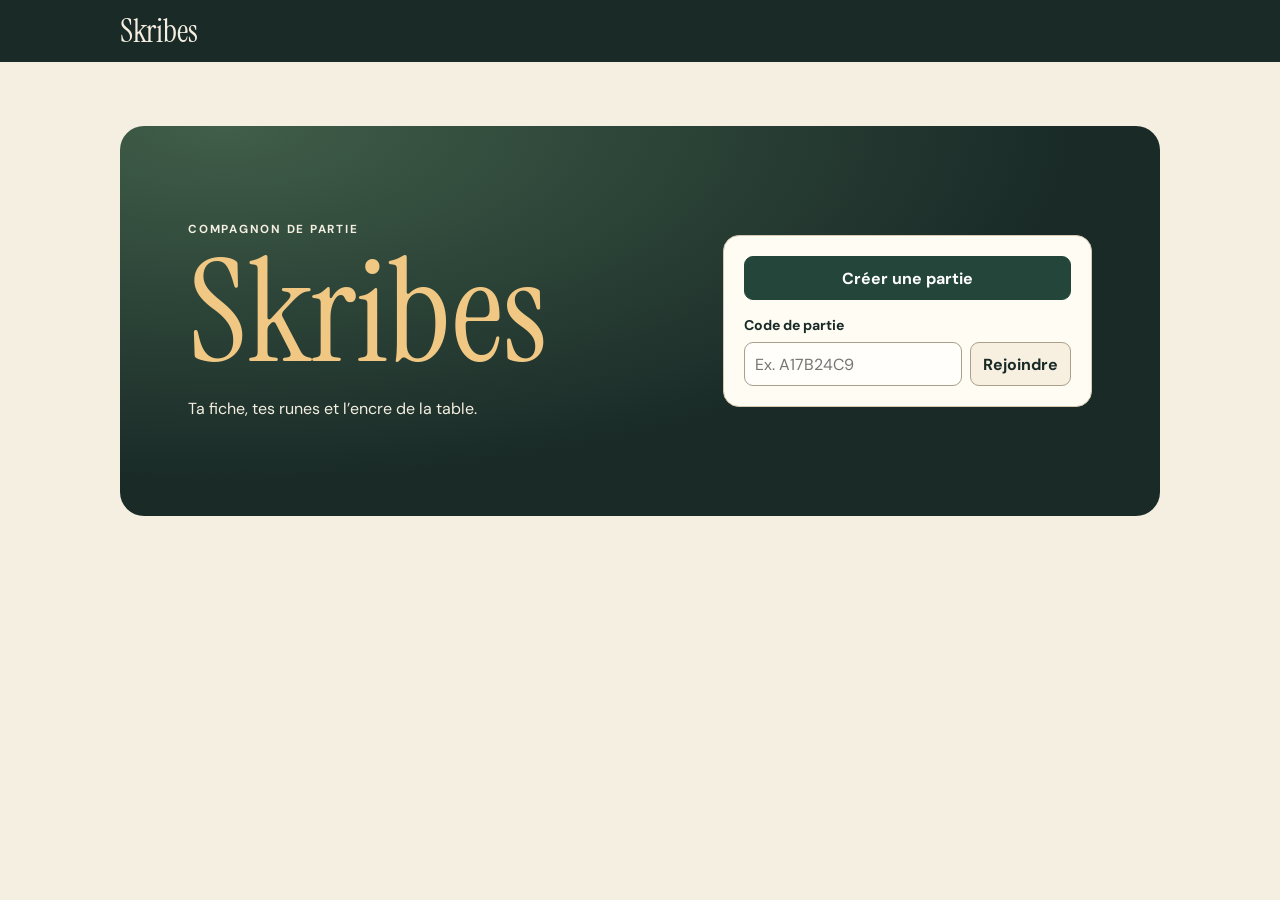
<file: index.html>
<!doctype html>
<html lang="fr">
<head>
<meta charset="utf-8">
<meta name="viewport" content="width=device-width, initial-scale=1">
<meta name="theme-color" content="#192a27">
<title>Skribes · Compagnon de partie</title>
<link rel="stylesheet" href="./style.css?v=niveau-1">
<script type="module" src="./app.js?v=niveau-1"></script>
</head>
<body>
<header class="top"><a href="./" aria-label="Accueil Skribes">Skribes</a><div id="session" class="session" hidden><span id="room" hidden></span><button id="back" type="button">Quitter la partie</button></div></header>
<main>
  <p id="notice" role="status" aria-live="polite" hidden></p>
  <section id="home" class="hero">
    <div class="hero-copy">
      <p class="eyebrow">Compagnon de partie</p>
      <h1>Skribes</h1>
      <p>Ta fiche, tes runes et l’encre de la table.</p>
    </div>
    <div class="welcome">
      <button id="create" class="primary" type="button">Créer une partie</button>
      <form id="join">
        <label for="code">Code de partie</label>
        <div class="inline">
          <input id="code" name="code" placeholder="Ex. A17B24C9" maxlength="8" autocapitalize="characters" autocomplete="off" required pattern="[A-Fa-f0-9]{8}">
          <button type="submit">Rejoindre</button>
        </div>
      </form>
    </div>
  </section>
  <section id="selection" hidden>
    <div class="section-intro"><p class="eyebrow">Partie multijoueur</p><h1>Choisis ton personnage</h1><p>Chaque personnage peut être choisi une seule fois par partie.</p></div>
    <div id="choices"></div>
  </section>
  <div id="game" hidden>
    <section class="character-card">
      <div id="portrait" class="portrait"></div>
      <div><p class="eyebrow">Ta fiche</p><h1 id="character"></h1><p id="description"></p><a id="original-card" target="_blank" rel="noopener">Voir la carte originale</a></div>
    </section>
    <div class="game-grid">
      <section class="panel">
        <h2>Runes</h2>
        <div class="level" role="group" aria-label="Niveau du personnage"><button data-action="level" data-level="1">Niveau 1</button><button data-action="level" data-level="2">Niveau 2</button></div>
        <p id="roll-summary" aria-live="polite">Cinq runes, une chance sur deux chacune de montrer sa face glyphe.</p>
        <div id="runes" class="runes"></div>
        <button class="primary" data-action="roll">Lancer les 5 runes</button>
      </section>
      <section class="panel">
        <h2>Pouvoir du personnage</h2>
        <p id="character-power"></p>
        <h3>Charges du pouvoir</h3>
        <div id="pigments" class="pigments"></div>
        <button data-action="reset">Recharger les 3 charges · 3 encre</button>
      </section>
      <section class="panel">
        <h2>Pouvoir du pigment</h2>
        <p id="pigment-power"></p>
      </section>
      <section class="panel">
        <p class="eyebrow">Commun à la table</p><h2>Points d’encre</h2>
        <div class="counter">
          <button data-action="ink" data-delta="-1" aria-label="Retirer un point d’encre">−</button>
          <output id="ink-value" aria-live="polite">—</output>
          <button data-action="ink" data-delta="1" aria-label="Ajouter un point d’encre">+</button>
        </div>
        <form id="ink-form" class="inline">
          <input name="value" type="number" step="1" required aria-label="Total des points d’encre" placeholder="Total d’encre">
          <button type="submit">Définir</button>
        </form>
      </section>
      <section class="panel">
        <p class="eyebrow">Commun à la table</p><h2>PV des créatures</h2>
        <ul id="creatures"></ul>
        <form id="creature-form">
          <div class="inline">
            <input name="name" maxlength="60" required placeholder="Nom de la créature" aria-label="Nom de la créature">
            <input name="value" type="number" step="1" required placeholder="PV" aria-label="PV de départ">
          </div>
          <button type="submit">Ajouter une créature</button>
        </form>
      </section>
    </div>
  </div>
</main>
</body>
</html>
</file>
<file: style.css>
@import url('https://fonts.googleapis.com/css2?family=DM+Sans:wght@400;500;600;700&family=Instrument+Serif&display=swap');
:root{color-scheme:light;--ink:#192a27;--muted:#4b5d55;--paper:#f5efe2;--line:#d5c9b2;--green:#24463a;--gold:#f0c884}
*{box-sizing:border-box}
[hidden]{display:none!important}
body{margin:0;background:var(--paper);color:var(--ink);font-family:"DM Sans",system-ui,sans-serif}
.top{background:var(--ink);color:var(--paper);min-height:62px;padding:10px max(20px,calc((100% - 1040px)/2));display:flex;align-items:center;justify-content:space-between;gap:16px}
.top a{color:inherit;text-decoration:none;font:32px "Instrument Serif",Georgia,serif}
.top span{font-weight:700;letter-spacing:.075em;font-size:.83rem}
main{width:min(1040px,calc(100% - 32px));margin:clamp(24px,5vw,64px) auto}
h1,h2{font-family:"Instrument Serif",Georgia,serif;font-weight:400;margin:0;line-height:1.05}
h1{font-size:clamp(2.5rem,7vw,4.8rem)}
h2{font-size:2rem}
p{line-height:1.55;margin:.6rem 0}
.eyebrow{text-transform:uppercase;letter-spacing:.15em;font-size:.73rem;font-weight:700}
.hero{min-height:390px;border-radius:24px;display:grid;grid-template-columns:1fr minmax(280px, .74fr);align-items:center;gap:36px;padding:clamp(24px,6vw,68px);background:radial-gradient(ellipse at 10% 0%,#405e49 0%,transparent 65%),#192a27;color:var(--paper)}
.hero h1{font-size:clamp(4.5rem,13vw,9rem);color:var(--gold);line-height:.9}
.hero-copy p:last-child{margin-top:1.25rem}
.welcome,.panel{background:#fffcf4;color:var(--ink);border:1px solid var(--line);border-radius:16px;padding:20px;min-width:0}
.welcome>button{width:100%;margin-bottom:16px}
form{display:grid;gap:8px}
label{font-weight:700;font-size:.88rem}
.inline{display:flex;gap:8px;align-items:stretch}
.inline input{flex:1}
button,input{font:inherit;min-height:44px;border:1px solid #a99f8b;border-radius:9px}
button{background:#f7f0e1;color:var(--ink);font-weight:700;padding:8px 12px;cursor:pointer}
button:hover:not(:disabled){filter:brightness(.94)}
button:disabled{cursor:default;opacity:.66}
button small{display:block;font-weight:500;font-size:.76rem}
.primary{background:var(--green);color:white;border-color:var(--green)}
input{background:#fffefa;color:var(--ink);padding:8px 10px;min-width:0;width:100%}
:focus-visible{outline:3px solid #ad5c32;outline-offset:2px}
.section-intro{margin-bottom:24px}
#choices,.game-grid{display:grid;grid-template-columns:repeat(2,minmax(0,1fr));gap:14px}
#choices button{display:grid;gap:8px;text-align:left;padding:20px;font-size:clamp(.96rem,4vw,1.4rem);overflow-wrap:anywhere}
img{display:block;width:100%;height:100%;object-fit:cover}
.character-card{display:flex;align-items:center;gap:20px;margin-bottom:16px;padding:16px;background:var(--green);color:white;border-radius:16px;overflow-wrap:anywhere}
.portrait{width:clamp(75px,19vw,140px);aspect-ratio:1;flex-shrink:0;display:grid;place-items:center;background:#304f43;border:1px solid #75877a;border-radius:11px;overflow:hidden;text-align:center;font-size:.75rem;padding:4px}
.runes{display:grid;grid-template-columns:repeat(6,minmax(0,1fr));gap:6px;margin:12px 0}
.rune{background:#f1e6cf;border:1px solid var(--line);border-radius:9px;text-align:center;padding:7px 1px;display:grid;gap:3px}
.rune span{font-size:1.3rem}.rune small{font-size:clamp(.54rem,2.2vw,.68rem)}
.pigments{display:grid;grid-template-columns:repeat(3,minmax(0,1fr));gap:6px;margin:12px 0}
.pigments button{width:100%;padding:7px 2px;background:var(--pigment);font-size:clamp(.72rem,3vw,.9rem);overflow-wrap:anywhere}
.pigments p{font-size:.77rem;color:var(--muted)}
.counter{display:flex;align-items:center;gap:10px;flex-wrap:wrap;margin:8px 0}
.counter output{font-weight:700;min-width:38px;text-align:center}
#ink-value{font-size:1.5rem}
#creatures{list-style:none;margin:12px 0;padding:0}
#creatures li{border-bottom:1px solid var(--line);padding:6px 0;overflow-wrap:anywhere}
#creature-form .inline input:last-child{flex:0 0 72px}
#notice{background:#f9ddbd;padding:10px 14px;border-radius:8px}
footer{margin-top:16px}
@media(max-width:700px){.hero,.game-grid{grid-template-columns:minmax(0,1fr)}.hero{gap:20px;min-height:0}.character-card{gap:12px}.panel{padding:14px}}
.level{display:flex;gap:6px;margin-top:12px}
.level [aria-pressed="true"]{background:var(--ink);color:var(--paper)}
.runes{grid-template-columns:repeat(var(--rune-count,6),minmax(0,1fr))}
.portrait-frame{overflow:hidden;display:block;position:relative;aspect-ratio:1;background:#262426;border-radius:8px}
.portrait-frame img{position:absolute;width:245%;height:auto;max-width:none;left:-129%;top:-12%}
.portrait .portrait-frame{width:100%}
#choices .portrait-frame{width:100%;max-height:180px;aspect-ratio:2.3}
#choices .portrait-frame img{top:-50%}
#original-card{color:#f8d894;font-size:.85rem}
.rune [data-glyph]{margin:auto;width:70%;max-width:34px;aspect-ratio:150/210;font-size:0;border-radius:35%;background: url('./94.jpg') var(--glyph-x) 33.9% / 1365.33% auto no-repeat}
.rune [data-glyph="G"]{--glyph-x:6.6%}
.rune [data-glyph="P"]{--glyph-x:13.7%}
.rune [data-glyph="D"]{--glyph-x:20.8%}
.rune [data-glyph="B"]{--glyph-x:28.3%}

.session{display:flex;align-items:center;justify-content:flex-end;gap:12px;flex-wrap:wrap}
.session button{font-size:.8rem}
</file>
